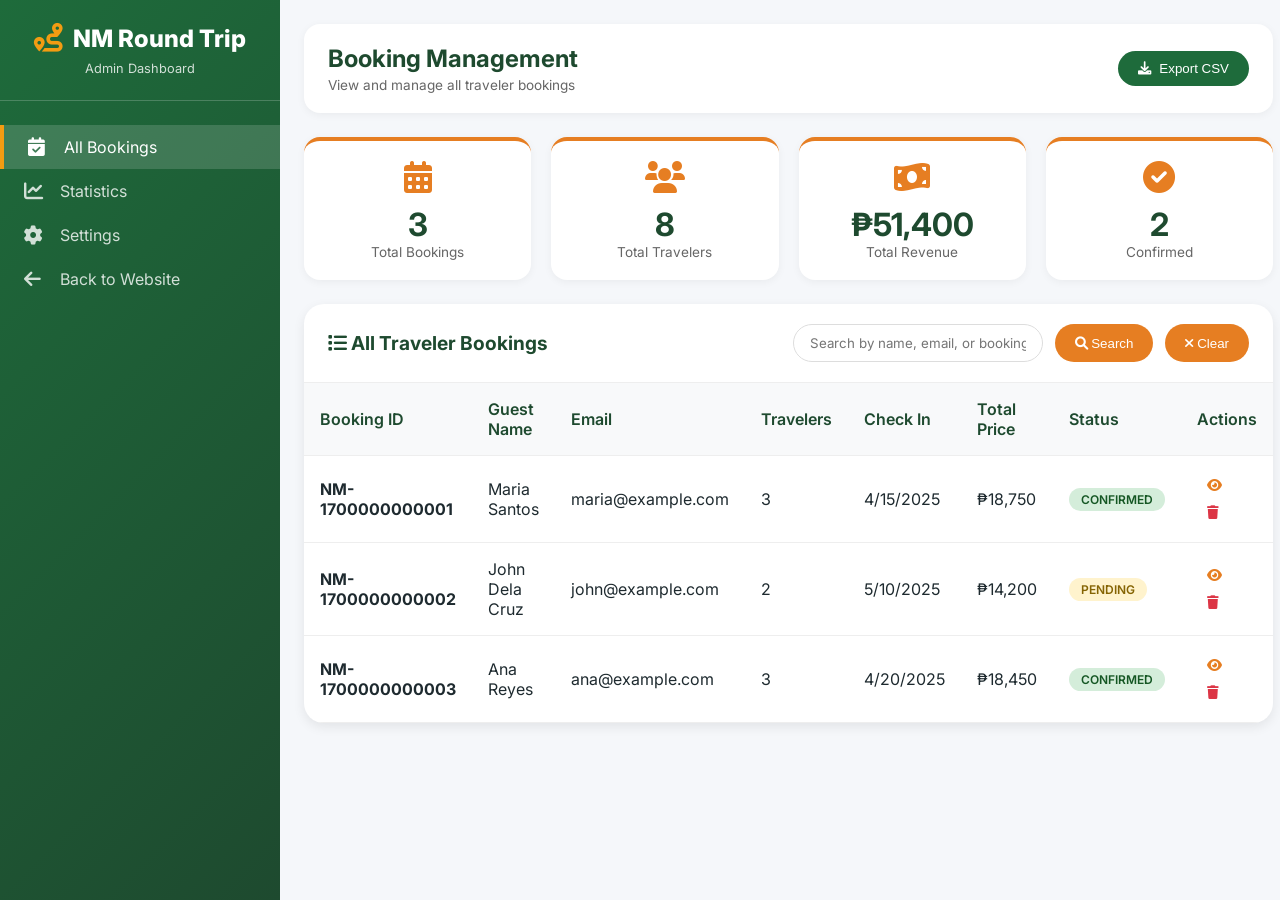
<file: admin.html>
<!DOCTYPE html>
<html lang="en">
<head>
    <meta charset="UTF-8">
    <meta name="viewport" content="width=device-width, initial-scale=1.0">
    <title>Admin Dashboard | Northern Mindanao Round Trip</title>
    <link rel="preconnect" href="https://fonts.googleapis.com">
    <link rel="preconnect" href="https://fonts.gstatic.com" crossorigin>
    <link href="https://fonts.googleapis.com/css2?family=Inter:opsz,wght@14..32,300;14..32,400;14..32,500;14..32,600;14..32,700;14..32,800&display=swap" rel="stylesheet">
    <link rel="stylesheet" href="https://cdnjs.cloudflare.com/ajax/libs/font-awesome/6.0.0-beta3/css/all.min.css">
    <style>
        * {
            margin: 0;
            padding: 0;
            box-sizing: border-box;
        }

        body {
            font-family: 'Inter', sans-serif;
            background: #f5f7fa;
            color: #1e2a2f;
        }

        /* Admin Sidebar */
        .admin-container {
            display: flex;
            min-height: 100vh;
        }

        .sidebar {
            width: 280px;
            background: linear-gradient(135deg, #1e6b3b, #1e4a2f);
            color: white;
            position: fixed;
            height: 100vh;
            overflow-y: auto;
            transition: all 0.3s;
        }

        .sidebar-header {
            padding: 24px;
            text-align: center;
            border-bottom: 1px solid rgba(255,255,255,0.2);
        }

        .sidebar-header .logo {
            font-size: 1.5rem;
            font-weight: 800;
            display: flex;
            align-items: center;
            justify-content: center;
            gap: 10px;
        }

        .sidebar-header .logo i {
            font-size: 1.8rem;
            color: #f39c12;
        }

        .sidebar-header p {
            font-size: 0.8rem;
            opacity: 0.8;
            margin-top: 8px;
        }

        .nav-menu {
            padding: 24px 0;
        }

        .nav-item {
            padding: 12px 24px;
            display: flex;
            align-items: center;
            gap: 12px;
            cursor: pointer;
            transition: all 0.3s;
            color: rgba(255,255,255,0.8);
            text-decoration: none;
        }

        .nav-item:hover, .nav-item.active {
            background: rgba(255,255,255,0.15);
            color: white;
            border-left: 4px solid #f39c12;
        }

        .nav-item i {
            width: 24px;
            font-size: 1.2rem;
        }

        /* Main Content */
        .main-content {
            flex: 1;
            margin-left: 280px;
            padding: 24px;
        }

        /* Top Bar */
        .top-bar {
            background: white;
            border-radius: 16px;
            padding: 20px 24px;
            margin-bottom: 24px;
            display: flex;
            justify-content: space-between;
            align-items: center;
            box-shadow: 0 2px 8px rgba(0,0,0,0.05);
        }

        .page-title h1 {
            font-size: 1.5rem;
            color: #1e4a2f;
        }

        .page-title p {
            color: #666;
            font-size: 0.85rem;
            margin-top: 4px;
        }

        .stats-cards {
            display: flex;
            gap: 20px;
        }

        .stat-card {
            background: white;
            border-radius: 16px;
            padding: 20px;
            text-align: center;
            flex: 1;
            box-shadow: 0 2px 8px rgba(0,0,0,0.05);
            border-top: 4px solid #e67e22;
        }

        .stat-card i {
            font-size: 2rem;
            color: #e67e22;
            margin-bottom: 12px;
        }

        .stat-card h3 {
            font-size: 2rem;
            color: #1e4a2f;
        }

        .stat-card p {
            color: #666;
            font-size: 0.85rem;
        }

        /* Bookings Table */
        .bookings-table-container {
            background: white;
            border-radius: 20px;
            overflow: hidden;
            box-shadow: 0 4px 12px rgba(0,0,0,0.08);
            margin-top: 24px;
        }

        .table-header {
            padding: 20px 24px;
            border-bottom: 1px solid #eee;
            display: flex;
            justify-content: space-between;
            align-items: center;
            flex-wrap: wrap;
            gap: 16px;
        }

        .table-header h2 {
            font-size: 1.2rem;
            color: #1e4a2f;
        }

        .search-bar {
            display: flex;
            gap: 12px;
        }

        .search-bar input {
            padding: 10px 16px;
            border: 1px solid #ddd;
            border-radius: 40px;
            width: 250px;
            font-family: 'Inter', sans-serif;
        }

        .search-bar button {
            background: #e67e22;
            border: none;
            padding: 10px 20px;
            border-radius: 40px;
            color: white;
            cursor: pointer;
        }

        .export-btn {
            background: #1e6b3b;
            border: none;
            padding: 10px 20px;
            border-radius: 40px;
            color: white;
            cursor: pointer;
            display: flex;
            align-items: center;
            gap: 8px;
        }

        table {
            width: 100%;
            border-collapse: collapse;
        }

        th, td {
            padding: 16px;
            text-align: left;
            border-bottom: 1px solid #eee;
        }

        th {
            background: #f8f9fa;
            font-weight: 600;
            color: #1e4a2f;
        }

        tr:hover {
            background: #fef9ef;
        }

        .status-badge {
            padding: 4px 12px;
            border-radius: 20px;
            font-size: 0.75rem;
            font-weight: 600;
            display: inline-block;
        }

        .status-confirmed {
            background: #d4edda;
            color: #155724;
        }

        .status-pending {
            background: #fff3cd;
            color: #856404;
        }

        .status-cancelled {
            background: #f8d7da;
            color: #721c24;
        }

        .action-btn {
            background: none;
            border: none;
            cursor: pointer;
            padding: 6px 10px;
            border-radius: 8px;
            transition: 0.2s;
        }

        .view-btn {
            color: #e67e22;
        }

        .view-btn:hover {
            background: #fef0e6;
        }

        .delete-btn {
            color: #dc3545;
        }

        .delete-btn:hover {
            background: #ffe6e8;
        }

        /* Modal */
        .modal {
            display: none;
            position: fixed;
            top: 0;
            left: 0;
            width: 100%;
            height: 100%;
            background: rgba(0,0,0,0.5);
            z-index: 1000;
            justify-content: center;
            align-items: center;
        }

        .modal-content {
            background: white;
            border-radius: 24px;
            max-width: 600px;
            width: 90%;
            max-height: 80vh;
            overflow-y: auto;
            padding: 24px;
        }

        .modal-header {
            display: flex;
            justify-content: space-between;
            align-items: center;
            margin-bottom: 20px;
            padding-bottom: 12px;
            border-bottom: 1px solid #eee;
        }

        .modal-close {
            background: none;
            border: none;
            font-size: 1.5rem;
            cursor: pointer;
            color: #888;
        }

        .booking-detail-item {
            padding: 12px 0;
            border-bottom: 1px solid #f0e9d8;
        }

        .booking-detail-item strong {
            color: #1e4a2f;
            display: inline-block;
            width: 140px;
        }

        .no-data {
            text-align: center;
            padding: 60px;
            color: #888;
        }

        @media (max-width: 768px) {
            .sidebar {
                transform: translateX(-100%);
                z-index: 100;
            }
            .sidebar.open {
                transform: translateX(0);
            }
            .main-content {
                margin-left: 0;
            }
            .stats-cards {
                flex-direction: column;
            }
            .table-header {
                flex-direction: column;
                align-items: stretch;
            }
            .search-bar {
                flex-direction: column;
            }
            .search-bar input {
                width: 100%;
            }
            th, td {
                padding: 12px;
                font-size: 0.85rem;
            }
        }

        .mobile-menu-toggle {
            display: none;
            position: fixed;
            top: 20px;
            left: 20px;
            background: #e67e22;
            color: white;
            border: none;
            width: 45px;
            height: 45px;
            border-radius: 50%;
            font-size: 1.2rem;
            cursor: pointer;
            z-index: 101;
            box-shadow: 0 2px 10px rgba(0,0,0,0.2);
        }

        @media (max-width: 768px) {
            .mobile-menu-toggle {
                display: block;
            }
        }
    </style>
</head>
<body>
    <button class="mobile-menu-toggle" id="mobileMenuToggle">
        <i class="fas fa-bars"></i>
    </button>

    <div class="admin-container">
        <!-- Sidebar -->
        <aside class="sidebar" id="sidebar">
            <div class="sidebar-header">
                <div class="logo">
                    <i class="fas fa-route"></i>
                    <span>NM Round Trip</span>
                </div>
                <p>Admin Dashboard</p>
            </div>
            <nav class="nav-menu">
                <div class="nav-item active" data-tab="bookings">
                    <i class="fas fa-calendar-check"></i>
                    <span>All Bookings</span>
                </div>
                <div class="nav-item" data-tab="stats">
                    <i class="fas fa-chart-line"></i>
                    <span>Statistics</span>
                </div>
                <div class="nav-item" data-tab="settings">
                    <i class="fas fa-cog"></i>
                    <span>Settings</span>
                </div>
                <a href="index.html" class="nav-item">
                    <i class="fas fa-arrow-left"></i>
                    <span>Back to Website</span>
                </a>
            </nav>
        </aside>

        <!-- Main Content -->
        <main class="main-content">
            <div class="top-bar">
                <div class="page-title">
                    <h1>Booking Management</h1>
                    <p>View and manage all traveler bookings</p>
                </div>
                <button class="export-btn" id="exportBtn">
                    <i class="fas fa-download"></i> Export CSV
                </button>
            </div>

            <!-- Stats Cards -->
            <div class="stats-cards" id="statsContainer">
                <div class="stat-card">
                    <i class="fas fa-calendar-alt"></i>
                    <h3 id="totalBookings">0</h3>
                    <p>Total Bookings</p>
                </div>
                <div class="stat-card">
                    <i class="fas fa-users"></i>
                    <h3 id="totalTravelers">0</h3>
                    <p>Total Travelers</p>
                </div>
                <div class="stat-card">
                    <i class="fas fa-money-bill-wave"></i>
                    <h3 id="totalRevenue">₱0</h3>
                    <p>Total Revenue</p>
                </div>
                <div class="stat-card">
                    <i class="fas fa-check-circle"></i>
                    <h3 id="confirmedBookings">0</h3>
                    <p>Confirmed</p>
                </div>
            </div>

            <!-- Bookings Table -->
            <div class="bookings-table-container">
                <div class="table-header">
                    <h2><i class="fas fa-list"></i> All Traveler Bookings</h2>
                    <div class="search-bar">
                        <input type="text" id="searchInput" placeholder="Search by name, email, or booking ID...">
                        <button id="searchBtn"><i class="fas fa-search"></i> Search</button>
                        <button id="clearSearchBtn"><i class="fas fa-times"></i> Clear</button>
                    </div>
                </div>
                <div style="overflow-x: auto;">
                    <table id="bookingsTable">
                        <thead>
                            <tr>
                                <th>Booking ID</th>
                                <th>Guest Name</th>
                                <th>Email</th>
                                <th>Travelers</th>
                                <th>Check In</th>
                                <th>Total Price</th>
                                <th>Status</th>
                                <th>Actions</th>
                            </tr>
                        </thead>
                        <tbody id="bookingsTableBody">
                            <tr>
                                <td colspan="8" class="no-data">No bookings found</td>
                            </tr>
                        </tbody>
                    </table>
                </div>
            </div>
        </main>
    </div>

    <!-- Booking Details Modal -->
    <div id="bookingModal" class="modal">
        <div class="modal-content">
            <div class="modal-header">
                <h3><i class="fas fa-file-alt"></i> Booking Details</h3>
                <button class="modal-close" id="modalClose">&times;</button>
            </div>
            <div id="modalBody"></div>
            <div style="display: flex; gap: 12px; margin-top: 20px;">
                <button id="updateStatusBtn" class="btn-submit" style="background: #e67e22; flex: 1;">Update Status</button>
                <button id="deleteBookingBtn" class="btn-submit" style="background: #dc3545; flex: 1;">Delete Booking</button>
            </div>
        </div>
    </div>

    <script>
        // Storage key for bookings
        const STORAGE_KEY = 'northern_mindanao_bookings';

        // Initialize bookings array
        let bookings = [];

        // Current selected booking for modal
        let currentSelectedBooking = null;
        let currentSearchTerm = '';

        // Load bookings from localStorage
        function loadBookings() {
            const stored = localStorage.getItem(STORAGE_KEY);
            if (stored) {
                bookings = JSON.parse(stored);
            } else {
                // Sample demo data if no bookings exist
                bookings = getSampleBookings();
                saveBookings();
            }
            renderDashboard();
        }

        // Sample data for demonstration
        function getSampleBookings() {
            return [
                {
                    id: 'NM-1700000000001',
                    bookingId: 'NM-1700000000001',
                    fullName: 'Maria Santos',
                    email: 'maria@example.com',
                    phone: '09123456789',
                    checkIn: '2025-04-15',
                    nights: 3,
                    travelers: { adultCount: 2, childCount: 1, seniorCount: 0, total: 3 },
                    selectedDestinations: [{ name: 'Camiguin Island', price: 500 }, { name: 'White Island', price: 400 }],
                    selectedRestaurants: [{ name: 'Paseo del Mar', price: 350 }],
                    selectedResort: { name: 'Camiguin Volcanic Beach Resort', price: 4500, nights: 3 },
                    priceBreakdown: { totalPrice: 18750 },
                    status: 'confirmed',
                    bookingDate: '2025-03-20T10:30:00.000Z'
                },
                {
                    id: 'NM-1700000000002',
                    bookingId: 'NM-1700000000002',
                    fullName: 'John Dela Cruz',
                    email: 'john@example.com',
                    phone: '09876543210',
                    checkIn: '2025-05-10',
                    nights: 2,
                    travelers: { adultCount: 2, childCount: 0, seniorCount: 0, total: 2 },
                    selectedDestinations: [{ name: 'Maria Cristina Falls', price: 300 }, { name: 'Tinago Falls', price: 250 }],
                    selectedRestaurants: [{ name: 'Mossimo\'s Cafe', price: 300 }],
                    selectedResort: { name: 'Dahilayan Forest Park Resort', price: 5500, nights: 2 },
                    priceBreakdown: { totalPrice: 14200 },
                    status: 'pending',
                    bookingDate: '2025-03-21T14:20:00.000Z'
                },
                {
                    id: 'NM-1700000000003',
                    bookingId: 'NM-1700000000003',
                    fullName: 'Ana Reyes',
                    email: 'ana@example.com',
                    phone: '09234567890',
                    checkIn: '2025-04-20',
                    nights: 4,
                    travelers: { adultCount: 1, childCount: 0, seniorCount: 2, total: 3 },
                    selectedDestinations: [{ name: 'Dahilayan Adventure Park', price: 800 }],
                    selectedRestaurants: [{ name: 'Dahilayan Forest Grill', price: 450 }],
                    selectedResort: { name: 'Mountain View Nature\'s Park', price: 3800, nights: 4 },
                    priceBreakdown: { totalPrice: 18450 },
                    status: 'confirmed',
                    bookingDate: '2025-03-22T09:15:00.000Z'
                }
            ];
        }

        // Save bookings to localStorage
        function saveBookings() {
            localStorage.setItem(STORAGE_KEY, JSON.stringify(bookings));
        }

        // Render dashboard with current data
        function renderDashboard() {
            updateStats();
            renderBookingsTable();
        }

        // Update statistics
        function updateStats() {
            const totalBookings = bookings.length;
            const totalTravelers = bookings.reduce((sum, b) => sum + (b.travelers?.total || 0), 0);
            const totalRevenue = bookings.reduce((sum, b) => sum + (b.priceBreakdown?.totalPrice || 0), 0);
            const confirmedBookings = bookings.filter(b => b.status === 'confirmed').length;

            document.getElementById('totalBookings').textContent = totalBookings;
            document.getElementById('totalTravelers').textContent = totalTravelers;
            document.getElementById('totalRevenue').textContent = `₱${totalRevenue.toLocaleString()}`;
            document.getElementById('confirmedBookings').textContent = confirmedBookings;
        }

        // Render bookings table with search filter
        function renderBookingsTable() {
            const tbody = document.getElementById('bookingsTableBody');
            let filteredBookings = bookings;
            
            if (currentSearchTerm) {
                const term = currentSearchTerm.toLowerCase();
                filteredBookings = bookings.filter(b => 
                    b.fullName.toLowerCase().includes(term) ||
                    b.email.toLowerCase().includes(term) ||
                    b.bookingId.toLowerCase().includes(term)
                );
            }
            
            if (filteredBookings.length === 0) {
                tbody.innerHTML = '<tr><td colspan="8" class="no-data">No bookings found</td></tr>';
                return;
            }
            
            tbody.innerHTML = filteredBookings.map(booking => `
                <tr>
                    <td><strong>${booking.bookingId}</strong></td>
                    <td>${booking.fullName}</td>
                    <td>${booking.email}</td>
                    <td>${booking.travelers?.total || 0}</td>
                    <td>${formatDate(booking.checkIn)}</td>
                    <td>₱${(booking.priceBreakdown?.totalPrice || 0).toLocaleString()}</td>
                    <td><span class="status-badge status-${booking.status}">${booking.status.toUpperCase()}</span></td>
                    <td>
                        <button class="action-btn view-btn" onclick="viewBooking('${booking.id}')" title="View Details">
                            <i class="fas fa-eye"></i>
                        </button>
                        <button class="action-btn delete-btn" onclick="deleteBooking('${booking.id}')" title="Delete">
                            <i class="fas fa-trash"></i>
                        </button>
                    </td>
                </tr>
            `).join('');
        }

        function formatDate(dateString) {
            if (!dateString) return 'N/A';
            const date = new Date(dateString);
            return date.toLocaleDateString('en-PH');
        }

        // View booking details
        function viewBooking(bookingId) {
            currentSelectedBooking = bookings.find(b => b.id === bookingId);
            if (!currentSelectedBooking) return;
            
            const modal = document.getElementById('bookingModal');
            const modalBody = document.getElementById('modalBody');
            
            const booking = currentSelectedBooking;
            modalBody.innerHTML = `
                <div class="booking-detail-item">
                    <strong>Booking ID:</strong> ${booking.bookingId}
                </div>
                <div class="booking-detail-item">
                    <strong>Guest Name:</strong> ${booking.fullName}
                </div>
                <div class="booking-detail-item">
                    <strong>Email:</strong> ${booking.email}
                </div>
                <div class="booking-detail-item">
                    <strong>Phone:</strong> ${booking.phone || 'N/A'}
                </div>
                <div class="booking-detail-item">
                    <strong>Check-in Date:</strong> ${formatDate(booking.checkIn)}
                </div>
                <div class="booking-detail-item">
                    <strong>Nights:</strong> ${booking.nights}
                </div>
                <div class="booking-detail-item">
                    <strong>Travelers:</strong> ${booking.travelers?.adultCount || 0} Adults, ${booking.travelers?.childCount || 0} Children, ${booking.travelers?.seniorCount || 0} Seniors
                </div>
                <div class="booking-detail-item">
                    <strong>Destinations:</strong> ${booking.selectedDestinations?.map(d => d.name).join(', ') || 'None'}
                </div>
                <div class="booking-detail-item">
                    <strong>Restaurants:</strong> ${booking.selectedRestaurants?.map(r => r.name).join(', ') || 'None'}
                </div>
                <div class="booking-detail-item">
                    <strong>Resort:</strong> ${booking.selectedResort?.name || 'None'}
                </div>
                <div class="booking-detail-item">
                    <strong>Total Price:</strong> ₱${(booking.priceBreakdown?.totalPrice || 0).toLocaleString()}
                </div>
                <div class="booking-detail-item">
                    <strong>Status:</strong> 
                    <select id="statusSelect" style="padding: 6px 12px; border-radius: 8px; border: 1px solid #ddd;">
                        <option value="pending" ${booking.status === 'pending' ? 'selected' : ''}>Pending</option>
                        <option value="confirmed" ${booking.status === 'confirmed' ? 'selected' : ''}>Confirmed</option>
                        <option value="cancelled" ${booking.status === 'cancelled' ? 'selected' : ''}>Cancelled</option>
                    </select>
                </div>
                <div class="booking-detail-item">
                    <strong>Booking Date:</strong> ${new Date(booking.bookingDate).toLocaleString()}
                </div>
            `;
            
            modal.style.display = 'flex';
        }

        // Update booking status
        function updateBookingStatus() {
            if (!currentSelectedBooking) return;
            
            const statusSelect = document.getElementById('statusSelect');
            if (statusSelect) {
                currentSelectedBooking.status = statusSelect.value;
                saveBookings();
                renderDashboard();
                closeModal();
                showNotification('Booking status updated successfully!', 'success');
            }
        }

        // Delete booking
        function deleteBooking(bookingId) {
            if (confirm('Are you sure you want to delete this booking? This action cannot be undone.')) {
                bookings = bookings.filter(b => b.id !== bookingId);
                saveBookings();
                renderDashboard();
                showNotification('Booking deleted successfully!', 'success');
            }
        }

        // Delete current modal booking
        function deleteCurrentBooking() {
            if (currentSelectedBooking && confirm('Are you sure you want to delete this booking?')) {
                bookings = bookings.filter(b => b.id !== currentSelectedBooking.id);
                saveBookings();
                renderDashboard();
                closeModal();
                showNotification('Booking deleted successfully!', 'success');
            }
        }

        // Close modal
        function closeModal() {
            const modal = document.getElementById('bookingModal');
            modal.style.display = 'none';
            currentSelectedBooking = null;
        }

        // Show notification
        function showNotification(message, type) {
            const notification = document.createElement('div');
            notification.style.position = 'fixed';
            notification.style.top = '20px';
            notification.style.right = '20px';
            notification.style.background = type === 'success' ? '#1e6b3b' : '#dc3545';
            notification.style.color = 'white';
            notification.style.padding = '12px 24px';
            notification.style.borderRadius = '40px';
            notification.style.zIndex = '2000';
            notification.style.boxShadow = '0 4px 12px rgba(0,0,0,0.2)';
            notification.innerHTML = `<i class="fas ${type === 'success' ? 'fa-check-circle' : 'fa-exclamation-circle'}"></i> ${message}`;
            document.body.appendChild(notification);
            
            setTimeout(() => {
                notification.remove();
            }, 3000);
        }

        // Export to CSV
        function exportToCSV() {
            if (bookings.length === 0) {
                showNotification('No bookings to export', 'error');
                return;
            }
            
            const headers = ['Booking ID', 'Guest Name', 'Email', 'Phone', 'Check In', 'Nights', 'Travelers', 'Destinations', 'Restaurants', 'Resort', 'Total Price', 'Status', 'Booking Date'];
            const rows = bookings.map(b => [
                b.bookingId,
                b.fullName,
                b.email,
                b.phone || '',
                formatDate(b.checkIn),
                b.nights,
                `${b.travelers?.adultCount || 0}A/${b.travelers?.childCount || 0}C/${b.travelers?.seniorCount || 0}S`,
                b.selectedDestinations?.map(d => d.name).join('; ') || '',
                b.selectedRestaurants?.map(r => r.name).join('; ') || '',
                b.selectedResort?.name || '',
                b.priceBreakdown?.totalPrice || 0,
                b.status,
                new Date(b.bookingDate).toLocaleString()
            ]);
            
            const csvContent = [headers, ...rows].map(row => row.map(cell => `"${cell}"`).join(',')).join('\n');
            const blob = new Blob([csvContent], { type: 'text/csv;charset=utf-8;' });
            const link = document.createElement('a');
            const url = URL.createObjectURL(blob);
            link.setAttribute('href', url);
            link.setAttribute('download', `bookings_${new Date().toISOString().split('T')[0]}.csv`);
            link.style.display = 'none';
            document.body.appendChild(link);
            link.click();
            document.body.removeChild(link);
            URL.revokeObjectURL(url);
            showNotification('Export successful!', 'success');
        }

        // Search functionality
        function searchBookings() {
            const searchInput = document.getElementById('searchInput');
            currentSearchTerm = searchInput.value;
            renderBookingsTable();
        }

        function clearSearch() {
            document.getElementById('searchInput').value = '';
            currentSearchTerm = '';
            renderBookingsTable();
        }

        // Tab switching
        function initTabs() {
            const tabs = document.querySelectorAll('.nav-item');
            tabs.forEach(tab => {
                tab.addEventListener('click', () => {
                    tabs.forEach(t => t.classList.remove('active'));
                    tab.classList.add('active');
                    const tabName = tab.dataset.tab;
                    if (tabName === 'bookings') {
                        document.querySelector('.stats-cards').style.display = 'flex';
                        document.querySelector('.bookings-table-container').style.display = 'block';
                    } else if (tabName === 'stats') {
                        document.querySelector('.stats-cards').style.display = 'flex';
                        document.querySelector('.bookings-table-container').style.display = 'block';
                    } else if (tabName === 'settings') {
                        document.querySelector('.stats-cards').style.display = 'none';
                        document.querySelector('.bookings-table-container').style.display = 'block';
                        document.querySelector('#bookingsTableBody').innerHTML = `
                            <tr><td colspan="8" class="no-data">
                                <i class="fas fa-cog" style="font-size: 2rem;"></i>
                                <p style="margin-top: 12px;">Settings panel coming soon. You can manage storage and backup here.</p>
                                <button onclick="clearAllBookings()" style="margin-top: 16px; padding: 10px 20px; background: #dc3545; color: white; border: none; border-radius: 40px; cursor: pointer;">
                                    Clear All Bookings
                                </button>
                            </td></tr>
                        `;
                    }
                });
            });
        }

        function clearAllBookings() {
            if (confirm('⚠️ WARNING: This will delete ALL bookings. This action cannot be undone. Are you sure?')) {
                bookings = [];
                saveBookings();
                renderDashboard();
                showNotification('All bookings cleared!', 'success');
            }
        }

        // Mobile menu toggle
        function initMobileMenu() {
            const toggleBtn = document.getElementById('mobileMenuToggle');
            const sidebar = document.getElementById('sidebar');
            if (toggleBtn && sidebar) {
                toggleBtn.addEventListener('click', () => {
                    sidebar.classList.toggle('open');
                });
                
                // Close sidebar when clicking outside on mobile
                document.addEventListener('click', (e) => {
                    if (window.innerWidth <= 768 && sidebar.classList.contains('open')) {
                        if (!sidebar.contains(e.target) && !toggleBtn.contains(e.target)) {
                            sidebar.classList.remove('open');
                        }
                    }
                });
            }
        }

        // Initialize event listeners
        function initEventListeners() {
            document.getElementById('exportBtn')?.addEventListener('click', exportToCSV);
            document.getElementById('searchBtn')?.addEventListener('click', searchBookings);
            document.getElementById('clearSearchBtn')?.addEventListener('click', clearSearch);
            document.getElementById('searchInput')?.addEventListener('keypress', (e) => {
                if (e.key === 'Enter') searchBookings();
            });
            
            const modalClose = document.getElementById('modalClose');
            if (modalClose) modalClose.addEventListener('click', closeModal);
            
            const updateStatusBtn = document.getElementById('updateStatusBtn');
            if (updateStatusBtn) updateStatusBtn.addEventListener('click', updateBookingStatus);
            
            const deleteBookingBtn = document.getElementById('deleteBookingBtn');
            if (deleteBookingBtn) deleteBookingBtn.addEventListener('click', deleteCurrentBooking);
            
            window.addEventListener('click', (e) => {
                const modal = document.getElementById('bookingModal');
                if (e.target === modal) closeModal();
            });
        }

        // Make functions globally available
        window.viewBooking = viewBooking;
        window.deleteBooking = deleteBooking;
        window.clearAllBookings = clearAllBookings;

        // Initialize
        document.addEventListener('DOMContentLoaded', () => {
            loadBookings();
            initTabs();
            initEventListeners();
            initMobileMenu();
        });
    </script>
</body>
</html>
</file>
